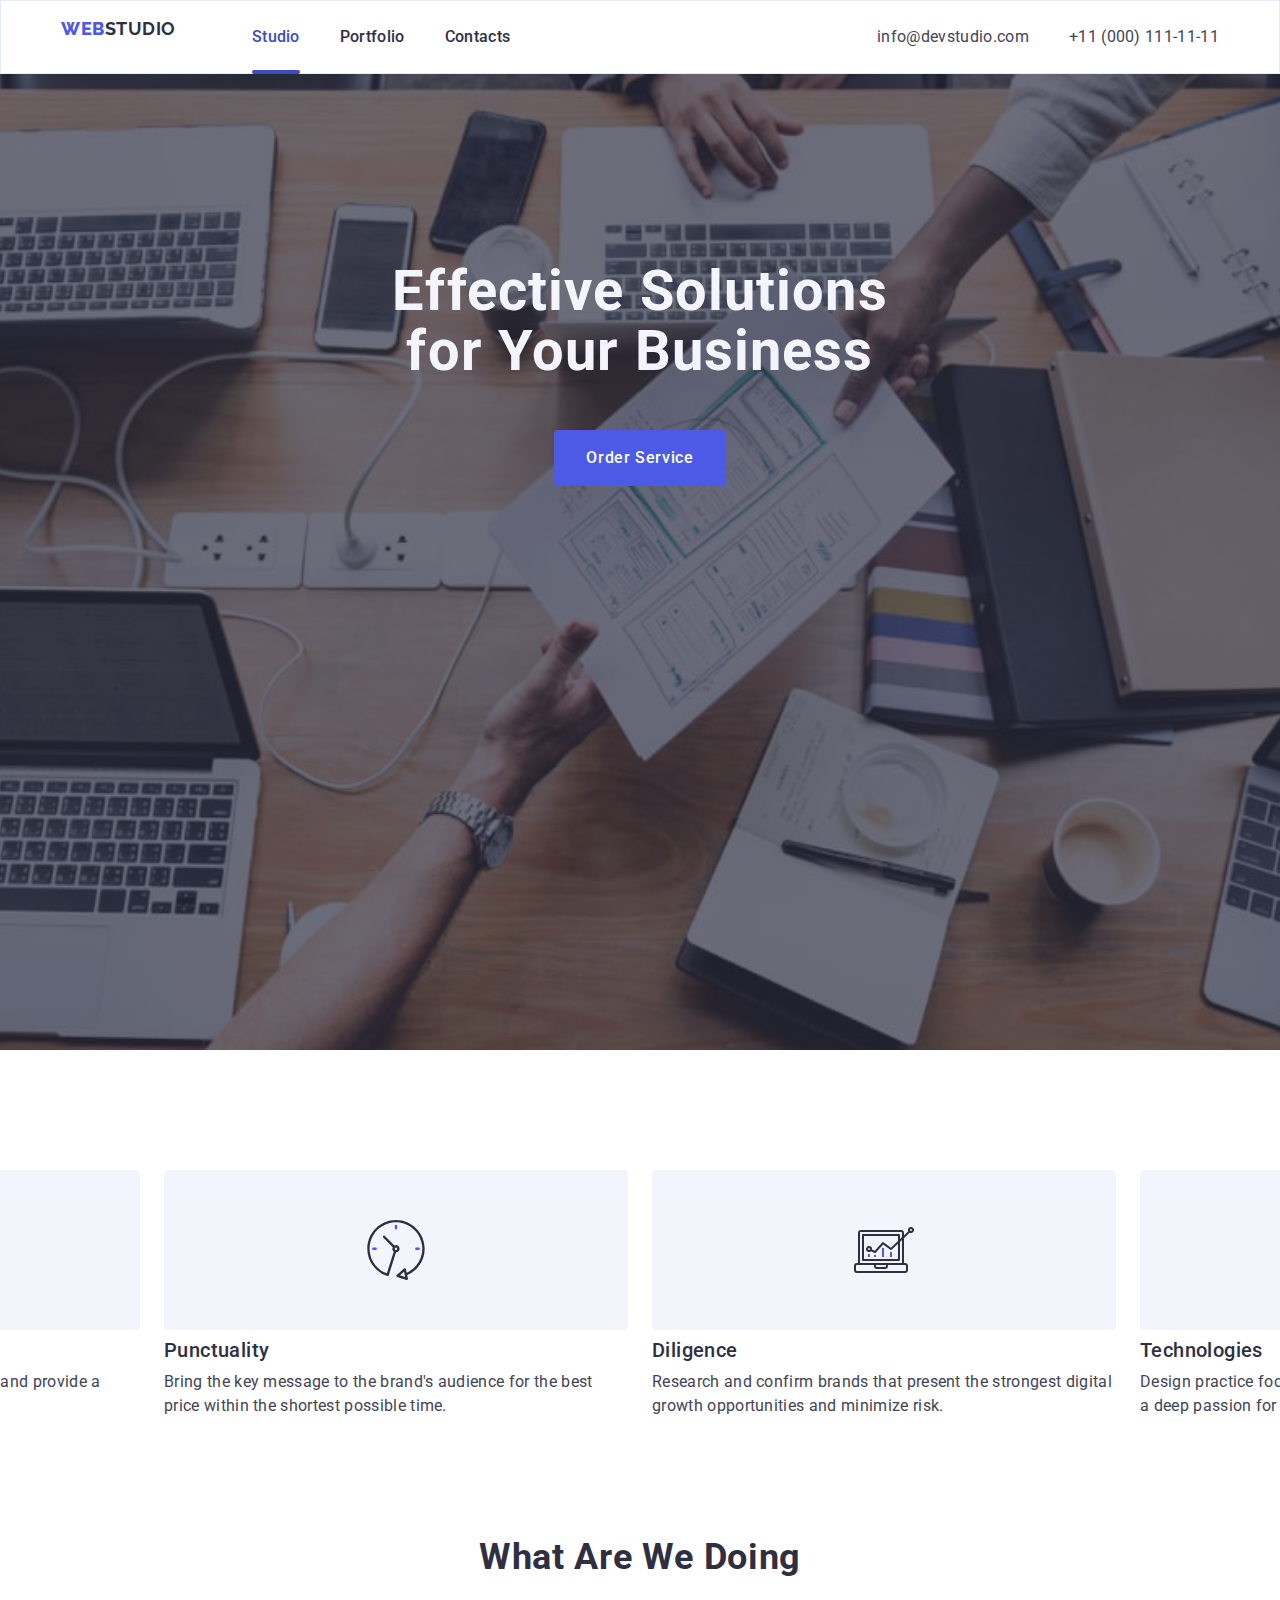
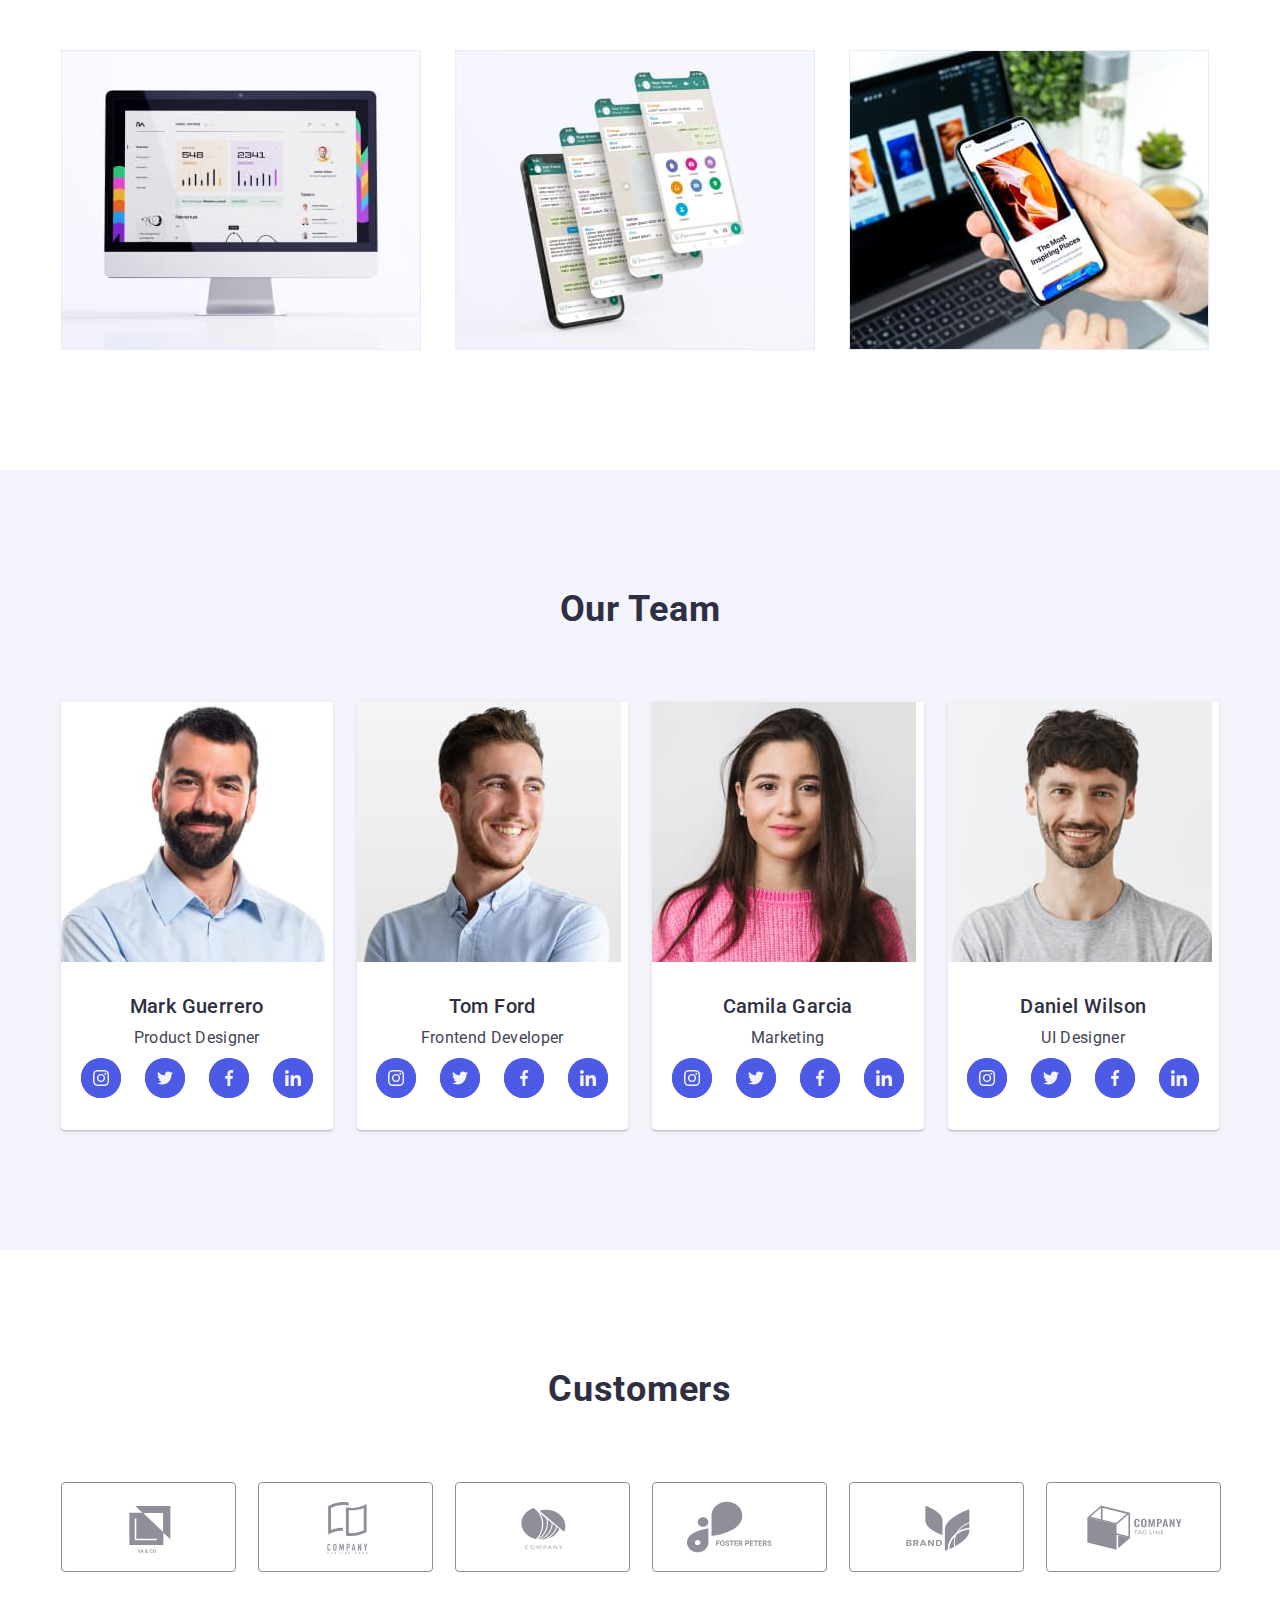
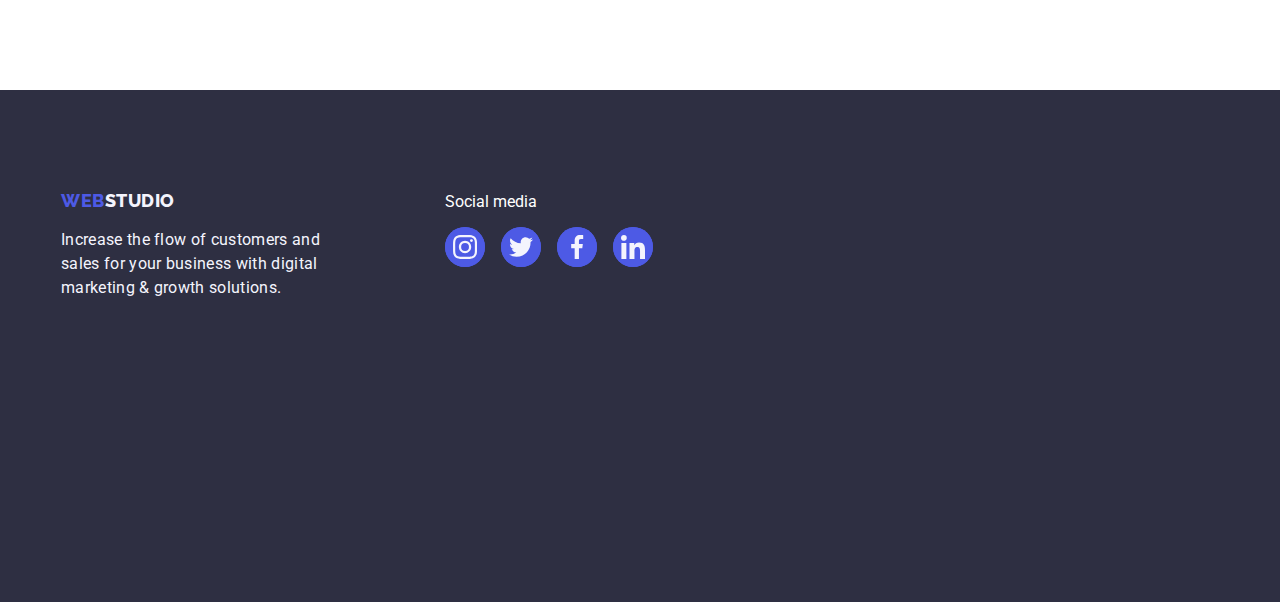
<file: index.html>
<!DOCTYPE html>
<html lang="en">

<head>
    <meta charset="UTF-8">
    <meta name="viewport" content="width=device-width, initial-scale=1.0">
    <title>Homework3</title>
    <link
        href="https://fonts.googleapis.com/css2?family=Raleway:wght@800&family=Roboto:wght@400;500;700;900&display=swap"
        rel="stylesheet">
    <link rel="stylesheet" href="https://cdnjs.cloudflare.com/ajax/libs/modern-normalize/2.0.0/modern-normalize.min.css"
        integrity="sha512-4xo8blKMVCiXpTaLzQSLSw3KFOVPWhm/TRtuPVc4WG6kUgjH6J03IBuG7JZPkcWMxJ5huwaBpOpnwYElP/m6wg=="
        crossorigin="anonymous" referrerpolicy="no-referrer">
    <link rel="stylesheet" href="./css/styles.css">
    <link rel="preconnect" href="https://fonts.googleapis.com">
    <link rel="preconnect" href="https://fonts.gstatic.com" crossorigin>
    <link
        href="https://fonts.googleapis.com/css2?family=Raleway:wght@800&family=Roboto:wght@400;500;700;900&display=swap"
        rel="stylesheet">
</head>

<body>
    <header class="border">
        <div class="container menu-header">
            <nav class="menu-header-nav menu-header-padding">
                <a class="logo link" href="./index.html">Web<span class="studio-logo" >Studio</span></a>
                <ul class="list">
                    <li class="first-menu-item"><a class="nav link underline active" href="./index.html">Studio</a></li>
                    <li><a class="nav link underline" href="./portfolio.html">Portfolio</a></li>
                    <li><a class="nav link underline" href="">Contacts</a></li>
                </ul>
            </nav>
            <address class="contacts">
                <ul class="list list-contact">
                    <li class="first-menu-item"><a class="contacts-top link" href="mailto:info@devstudio.com">info@devstudio.com</a></li>
                    <li><a class="contacts-top link" href="tel:+110001111111">+11 (000) 111-11-11</a></li>
                </ul>
            </address>
        </div>
    </header>
    <main>
        <section class="section-one section-one-padding">
            <div class="container">
                <h1 class="head-one head-one-style">Effective Solutions for Your Business</h1>
                <button class="button-two" type="button" data-modal-open>Order Service</button>
            </div>
        </section>
        <section class="selection-two-padding section-just">
            <div class="container container-centers">
                <h2 class="heading-section-one visually-hidden">Something</h2>
                <ul class="list styles-section-two">
                    <li class="list-style">
                        <div class="icon-list-top">
                            <svg class="size-icon" width="64" height="64">
                                <use href="./images/icons.svg#icon-antenna-1"></use>
                            </svg>
                            </div>
                            <h3 class="punctuality-heading">Strategy</h3>
                            <p class="paragraph-selection">Our goal is to identify the business problem and provide a perfect and creative
                                solution.</p>
                    </li>

                    <li class="list-style">
                        <div class="icon-list-top">
                        <svg class="size-icon" width="64" height="64">
                            <use href="./images/icons.svg#icon-clock-1" ></use>
                        </svg>
                        </div>
                            <h3 class="punctuality-heading">Punctuality</h3>
                            <p class="paragraph-selection">Bring the key message to the brand's audience for the best
                                price
                                within the shortest possible time.</p>
                    </li>
                    <li class="list-style">
                        <div class="icon-list-top">
                        <svg class="size-icon" width="64" height="64">
                            <use href="./images/icons.svg#icon-diagram-1" ></use>
                        </svg>
                        </div>
                            <h3 class="punctuality-heading">Diligence</h3>
                            <p class="paragraph-selection">Research and confirm brands that present the strongest
                                digital growth
                                opportunities and minimize risk.</p>
                    </li>
                    <li class="list-style">
                        <div class="icon-list-top">
                        <svg class="size-icon" width="64" height="64">
                            <use href="./images/icons.svg#icon-astronaut-1" ></use>
                        </svg>
                        </div>
                            <h3 class="punctuality-heading">Technologies</h3>
                            <p class="paragraph-selection">Design practice focused on digital experiences. We bring
                                forth a deep
                                passion for problem-solving.</p>
                    </li>
                </ul>
            </div>
        </section>
        <section class="selection-three">
            <div class="container section-just">
                <h2 class="head-twoss">What are we doing</h2>
                <ul class="list style-ul">
                    <li class="tree-section">
                        <img src="./images/image1.jpg" alt="Computer" width="360" height="300">
                    </li>
                    <li class="tree-section">
                        <img src="./images/image2.jpg" alt="Mobil Phone with App" width="360" height="300">
                    </li>
                    <li class="tree-section">
                        <img src="./images/image3.jpg" alt="Mobilephone in air 3" width="360" height="300">
                    </li>
                </ul>
            </div>
        </section>
        <section class="selection-four">
            <div class="container section-just">
                <h2 class="head-twoss">Our Team</h2>
                <ul class="list sec-for-ul-styl">
                    <li class="list-name">
                        <img src="./images/team-member1.jpg" alt="Mark Guerrero" width="264" height="260">
                        <div class="img-text">
                            <h3 class="four-class-one">Mark Guerrero</h3>
                            <p class="p-selection-four">Product Designer</p>
                            <ul class="icons-media">
                                <li class="icons-media-item">
                                    <a class="team-social-link" href="">
                                        <svg class="color" width="16" height="16">
                                            <use href="./images/icons.svg#icon-instagram-2"  />
                                        </svg>
                                    </a>
                                </li>
                                <li class="icons-media-item">
                                    <a class="team-social-link" href="">
                                        <svg class="color" width="16" height="16" >
                                            <use href="./images/icons.svg#icon-twitter-1"  />
                                        </svg>
                                    </a>
                                </li>
                                <li class="icons-media-item">
                                    <a class="team-social-link" href="">
                                        <svg class="color" width="16" height="16" >
                                            <use href="./images/icons.svg#icon-facebook-1"  />
                                        </svg>
                                    </a>
                                </li>
                                <li class="icons-media-item">
                                    <a class="team-social-link" href="">
                                        <svg class="color" width="16" height="16" >
                                            <use href="./images/icons.svg#icon-linkedin-1"  />
                                        </svg>
                                    </a>
                                </li>
                            </ul>

                        </div>
                    </li>
                    <li class="list-name">
                        <img src="./images/team-member2.jpg" alt="Tom Ford" width="264" height="260">
                        <div class="img-text">
                            <h3 class="four-class-one">Tom Ford</h3>
                            <p class="p-selection-four">Frontend Developer</p>
                        <ul class="icons-media">
                            <li class="icons-media-item">
                                <a class="team-social-link" href="">
                                    <svg class="" width="16" height="16">
                                        <use href="./images/icons.svg#icon-instagram-2" />
                                    </svg>
                                </a>
                            </li>
                            <li class="icons-media-item">
                                <a class="team-social-link" href="">
                                    <svg class="" width="16" height="16">
                                        <use href="./images/icons.svg#icon-twitter-1" />
                                    </svg>
                                </a>
                            </li>
                            <li class="icons-media-item">
                                <a class="team-social-link" href="">
                                    <svg class="" width="16" height="16">
                                        <use href="./images/icons.svg#icon-facebook-1" />
                                    </svg>
                                </a>
                            </li>
                            <li class="icons-media-item">
                                <a class="team-social-link" href="">
                                    <svg class="color" width="16" height="16">
                                        <use href="./images/icons.svg#icon-linkedin-1" />
                                    </svg>
                                </a>
                            </li>
                        </ul>

                        </div>
                    </li>
                    <li class="list-name">
                        <img src="./images/team-member3.jpg" alt="Camila Garcia" width="264" height="260">
                        <div class="img-text">
                            <h3 class="four-class-one">Camila Garcia</h3>
                            <p class="p-selection-four">Marketing</p>
                        <ul class="icons-media">
                            <li class="icons-media-item">
                                <a class="team-social-link" href="">
                                    <svg class="" width="16" height="16">
                                        <use href="./images/icons.svg#icon-instagram-2" />
                                    </svg>
                                </a>
                            </li>
                            <li class="icons-media-item">
                                <a class="team-social-link" href="">
                                    <svg class="" width="16" height="16">
                                        <use href="./images/icons.svg#icon-twitter-1" />
                                    </svg>
                                </a>
                            </li>
                            <li class="icons-media-item">
                                <a class="team-social-link" href="">
                                    <svg class="" width="16" height="16">
                                        <use href="./images/icons.svg#icon-facebook-1" />
                                    </svg>
                                </a>
                            </li>
                            <li class="icons-media-item">
                                <a class="team-social-link" href="">
                                    <svg class="color" width="16" height="16">
                                        <use href="./images/icons.svg#icon-linkedin-1" />
                                    </svg>
                                </a>
                            </li>
                        </ul>
                        </div>
                    </li>
                    <li class="list-name">
                        <img src="./images/team-member4.jpg" alt="Daniel Wilson" width="264" height="260">
                        <div class="img-text">
                            <h3 class="four-class-one">Daniel Wilson</h3>
                            <p class="p-selection-four">UI Designer</p>
                        <ul class="icons-media">
                            <li class="icons-media-item">
                                <a class="team-social-link" href="">
                                    <svg class="" width="16" height="16">
                                        <use href="./images/icons.svg#icon-instagram-2" />
                                    </svg>
                                </a>
                            </li>
                            <li class="icons-media-item">
                                <a class="team-social-link" href="">
                                    <svg class="" width="16" height="16">
                                        <use href="./images/icons.svg#icon-twitter-1" />
                                    </svg>
                                </a>
                            </li>
                            <li class="icons-media-item">
                                <a class="team-social-link" href="">
                                    <svg class="" width="16" height="16">
                                        <use href="./images/icons.svg#icon-facebook-1" />
                                    </svg>
                                </a>
                            </li>
                            <li class="icons-media-item">
                                <a class="team-social-link" href="">
                                    <svg class="color" width="16" height="16">
                                        <use href="./images/icons.svg#icon-linkedin-1" />
                                    </svg>
                                </a>
                            </li>
                        </ul>

                        </div>
                    </li>
                </ul>
            </div>
        </section>
        <section class="section-five section-just">
            <div class="container-five container">
            <h2 class="title-five">Customers</h2>
            <ul class="list list-two-sec-five">
                <li class="five-list">
                    <a class="custom-logo" href="">
                    <svg class="svg-click" width="104" height="56">
                        <use href="./images/icons.svg#icon-Logo-1" ></use>
                    </svg>
                    </a>
                </li>
                <li class="five-list">
                    <a class="custom-logo" href="">
                        <svg class="svg-click" width="104" height="56">
                            <use href="./images/icons.svg#icon-Logo-2"></use>
                        </svg>
                    </a>
                </li>
                <li class="five-list">
                    <a class="custom-logo" href="">
                        <svg class="svg-click" width="104" height="56">
                            <use href="./images/icons.svg#icon-Logo-3"></use>
                        </svg>
                    </a>
                </li>
                <li class="five-list">
                    <a class="custom-logo" href="">
                        <svg class="svg-click" width="104" height="56">
                            <use href="./images/icons.svg#icon-Logo-4"></use>
                        </svg>
                    </a>
                </li>
                <li class="five-list">
                    <a class="custom-logo" href="">
                        <svg class="svg-click" width="104" height="56">
                            <use href="./images/icons.svg#icon-Logo-5"></use>
                        </svg>
                    </a>
                </li>
                <li class="five-list">
                    <a class="custom-logo" href="">
                        <svg class="svg-click" width="104" height="56">
                            <use href="./images/icons.svg#icon-Logo-6"></use>
                        </svg>
                    </a>
                </li>
            </ul>
            </div>
        </section>
    </main>
    <footer class="footer logo-footer">
        <div class="container-footer container">
            <div class="div-margin"><a class="logo link">Web<span class="studio-two">Studio</span></a>
                <p class="paragraph-footer">Increase the flow of customers and sales for your business with digital marketing & growth solutions.
                </p>
            </div>
            <div class="div-icones">
                <p class="footer-social">Social media</p>
                <ul class="icons-media-footer">
                    <li class="icons-media-item">
                        <a class="footer-svg link" href="">
                            <svg class="foterros" width="24" height="24">
                                <use class="social" href="./images/icons.svg#icon-instagram-2" />
                            </svg>
                        </a>
                    </li>
                    <li class="icons-media-item">
                        <a class="footer-svg link" href="">
                            <svg class="foterros" width="24" height="24">
                                <use class="social" href="./images/icons.svg#icon-twitter-1" />
                            </svg>
                        </a>
                    </li>
                    <li class="icons-media-item">
                        <a class="footer-svg link" href="">
                            <svg class="foterros" width="24" height="24">
                                <use class="social" href="./images/icons.svg#icon-facebook-1" />
                            </svg>
                        </a>
                    </li>
                    <li class="icons-media-item">
                        <a class="footer-svg link" href="">
                            <svg class="foterros" width="24" height="24">
                                <use class="social" href="./images/icons.svg#icon-linkedin-1" />
                            </svg>
                        </a>
                    </li>
                </ul>
            </div>
        </div>
    </footer>
    <div class="backdrop is-hidden" data-modal>
        <div class="modal">
            <button type="button" class="close-button" data-modal-close>
            <svg class="close-icon" width="8" height="8">
                <use href="./images/icons.svg#icon-close"></use>
            </svg>
            </button>
        </div>
    </div>
    
    <script src="./js/modal.js"></script>
</body>

</html>
</file>
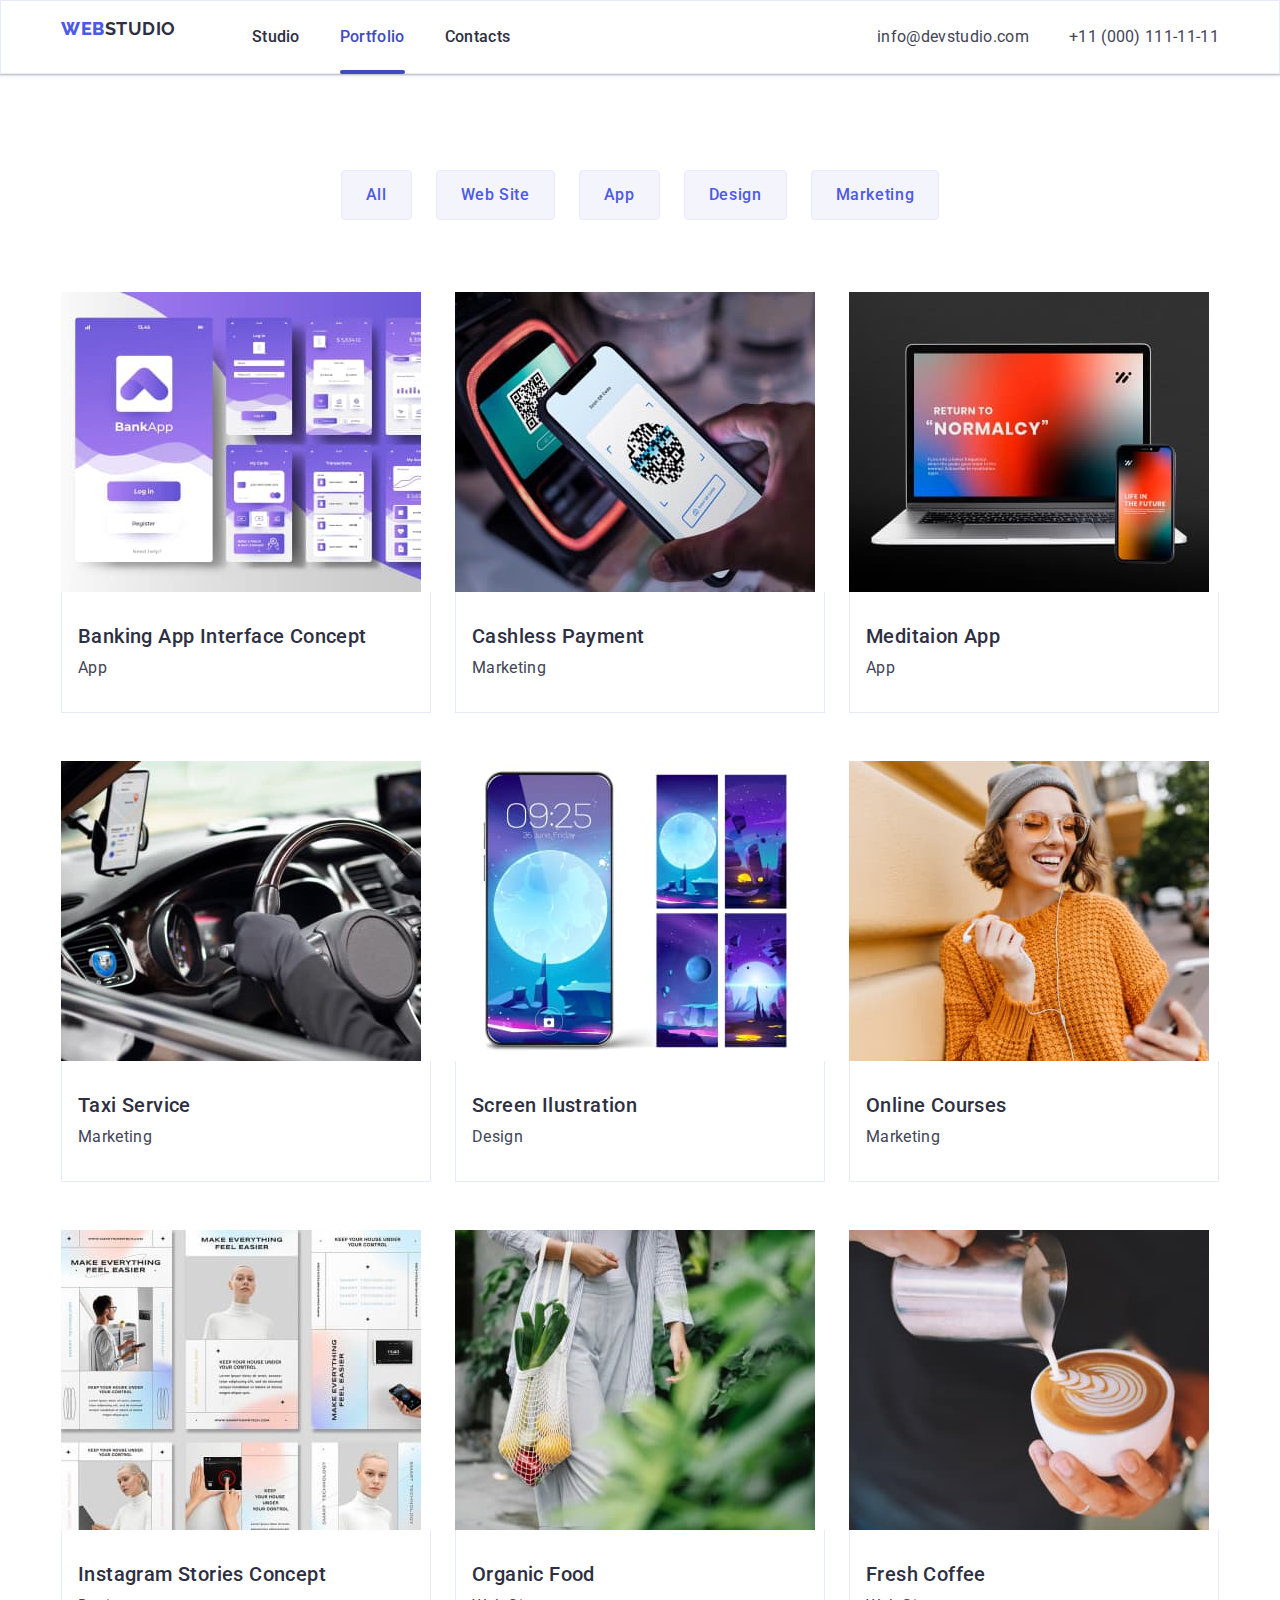
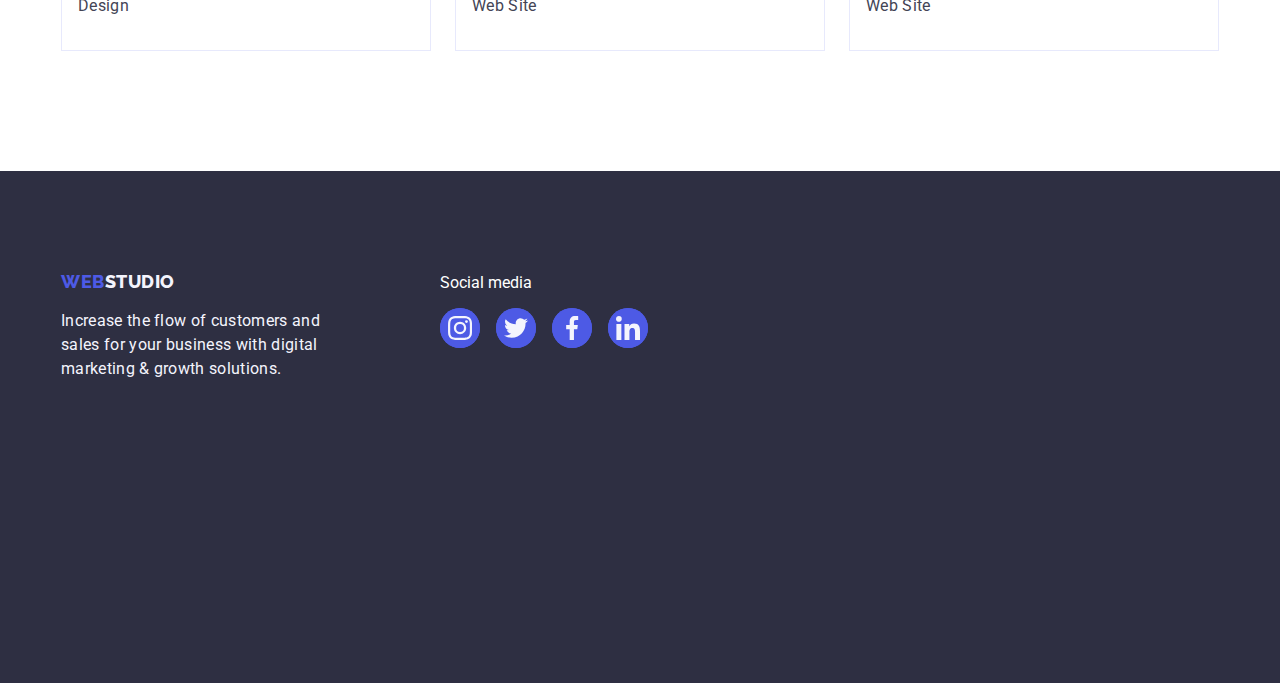
<file: portfolio.html>
<!DOCTYPE html>
<html lang="en">

<head>
    <meta charset="UTF-8">
    <meta name="viewport" content="width=device-width, initial-scale=1.0">
    <title>Homework3</title>
    <link
        href="https://fonts.googleapis.com/css2?family=Raleway:wght@800&family=Roboto:wght@400;500;700;900&display=swap"
        rel="stylesheet">
    <link rel="stylesheet" href="https://cdnjs.cloudflare.com/ajax/libs/modern-normalize/2.0.0/modern-normalize.min.css"
        integrity="sha512-4xo8blKMVCiXpTaLzQSLSw3KFOVPWhm/TRtuPVc4WG6kUgjH6J03IBuG7JZPkcWMxJ5huwaBpOpnwYElP/m6wg=="
        crossorigin="anonymous" referrerpolicy="no-referrer">
    <link rel="stylesheet" href="./css/styles.css">
    <link rel="preconnect" href="https://fonts.googleapis.com">
    <link rel="preconnect" href="https://fonts.gstatic.com" crossorigin>
    <link
        href="https://fonts.googleapis.com/css2?family=Raleway:wght@800&family=Roboto:wght@400;500;700;900&display=swap"
        rel="stylesheet">
</head>

<body>
    <header class="border">
        <div class="container menu-header">
            <nav class="menu-header-nav menu-header-padding">
                <a class="logo link" href="./index.html">Web<span class="studio-logo">Studio</span></a>
                <ul class="list">
                    <li class="first-menu-item"><a class="nav link underline" href="./index.html">Studio</a></li>
                    <li><a class="nav link underline active" href="./portfolio.html">Portfolio</a></li>
                    <li><a class="nav link underline" href="">Contacts</a></li>
                </ul>
            </nav>
            <address class="contacts">
                <ul class="list list-contact">
                    <li class="first-menu-item"><a class="contacts-top link" href="mailto:info@devstudio.com">info@devstudio.com</a></li>
                    <li><a class="contacts-top link" href="tel:+110001111111">+11 (000) 111-11-11</a></li>
                </ul>
            </address>

        </div>
    </header>
    <main>
        <section class="section-portf">
            <div class="container">
                <h1 class="visually-hidden">Lorem</h1>
                <ul class="list button-style">
                    <li><button class="button-one" type="button">All</button></li>
                    <li><button class="button-one" type="button">Web Site</button></li>
                    <li><button class="button-one" type="button">App</button></li>
                    <li><button class="button-one" type="button">Design</button></li>
                    <li><button class="button-one" type="button">Marketing</button></li>
                </ul>
                <ul class="list portfolio-styles-img">
                    <li class="imagese">
                        <a class="link link-portfolio" href="">
                                <div class="family">
                                    <img src="./images/imagesa1.jpg" alt="App" width="360" height="300">
                                    <p class="white">
                                        14 Stylish and User-Friendly App Design Concepts · Task Manager App · Calorie Tracker App · Exotic
                                        Fruit Ecommerce App · Cloud Storage App
                                    </p>
                                </div>
                            <div class="text-under-image">
                                <h2 class="heading-portfolio-one">Banking App Interface Concept</h2>
                                <p class="paragraph-portfolio">App</p>
                            </div>
                        </a>
                    </li>

                    <li class="imagese">
                            <a class="link link-portfolio" href="">
                                <div class="family">
                                    <img src="./images/imagesa2.jpg" alt="App" width="360" height="300">
                                    <p class="white">14 Stylish and User-Friendly App Design Concepts · Task Manager App · Calorie
                                        Tracker App · Exotic Fruit Ecommerce App · Cloud Storage App</p>
                                </div>
                                <div class="text-under-image">
                                    <h2 class="heading-portfolio-one">Cashless Payment</h2>
                                    <p class="paragraph-portfolio">Marketing</p>
                                </div>
                            </a>
                    </li>

                    <li class="imagese">
                        <a class="link link-portfolio" href="">
                            <div class="family">
                                <img src="./images/imagesa3.jpg" alt="App" width="360" height="300">
                                <p class="white">
                                    14 Stylish and User-Friendly App Design Concepts · Task Manager App · Calorie Tracker App · Exotic
                                    Fruit Ecommerce App · Cloud Storage App
                                </p>
                            </div>
                            <div class="text-under-image">
                                <h2 class="heading-portfolio-one">Meditaion App</h2>
                                <p class="paragraph-portfolio">App</p>
                            </div>
                        </a>
                    </li>
                    <li class="imagese">
                            <a class="link link-portfolio" href="">
                                <div class="family">
                                    <img src="./images/imagesb1.jpg" alt="App" width="360" height="300">
                                    <p class="white">14 Stylish and User-Friendly App Design Concepts · Task Manager App · Calorie
                                        Tracker App · Exotic Fruit Ecommerce App · Cloud Storage App</p>
                                </div>
                                <div class="text-under-image">
                                    <h2 class="heading-portfolio-one">Taxi Service</h2>
                                    <p class="paragraph-portfolio">Marketing</p>
                                </div>
                            </a>
                    </li>
                    <li class="imagese">
                            <a class="link link-portfolio" href="">
                                <div class="family">
                                    <img src="./images/imagesb2.jpg" alt="App" width="360" height="300">
                                    <p class="white">14 Stylish and User-Friendly App Design Concepts · Task Manager App · Calorie
                                        Tracker App · Exotic Fruit Ecommerce App · Cloud Storage App</p>
                                </div>
                                <div class="text-under-image">
                                    <h2 class="heading-portfolio-one">Screen Ilustration</h2>
                                    <p class="paragraph-portfolio">Design</p>
                                </div>
                            </a>
                    </li>
                    <li class="imagese">
                        <a class="link link-portfolio" href="">
                            <div class="family">
                                <img src="./images/imagesb3.jpg" alt="App" width="360" height="300">
                                <p class="white">14 Stylish and User-Friendly App Design Concepts · Task Manager App · Calorie
                                    Tracker App · Exotic Fruit Ecommerce App · Cloud Storage App</p>
                            </div>
                            <div class="text-under-image">
                                <h2 class="heading-portfolio-one">Online Courses</h2>
                                <p class="paragraph-portfolio">Marketing</p>
                            </div>
                        </a>
                    </li>
                    <li class="imagese">
                            <a class="link link-portfolio" href="">
                                <div class="family">
                                    <img src="./images/imagesc1.jpg" alt="App" width="360" height="300">
                                    <p class="white">14 Stylish and User-Friendly App Design Concepts · Task Manager App · Calorie
                                        Tracker App · Exotic Fruit Ecommerce App · Cloud Storage App</p>
                                </div>
                                <div class="text-under-image">
                                    <h2 class="heading-portfolio-one">Instagram Stories Concept</h2>
                                    <p class="paragraph-portfolio">Design</p>
                                </div>
                            </a>
                    </li>
                    <li class="imagese">
                            <a class="link link-portfolio" href="">
                                <div class="family">
                                    <img src="./images/imagesc2.jpg" alt="App" width="360" height="300">
                                    <p class="white">14 Stylish and User-Friendly App Design Concepts · Task Manager App · Calorie
                                        Tracker App · Exotic Fruit Ecommerce App · Cloud Storage App</p>
                                </div>
                                <div class="text-under-image">
                                    <h2 class="heading-portfolio-one">Organic Food</h2>
                                    <p class="paragraph-portfolio">Web Site</p>
                                </div>
                            </a>
                    </li>
                    <li class="imagese">
                            <a class="link link-portfolio" href="">
                                <div class="family">
                                    <img src="./images/imagesc3.jpg" alt="App" width="360" height="300">
                                    <p class="white">14 Stylish and User-Friendly App Design Concepts · Task Manager App · Calorie
                                        Tracker App · Exotic Fruit Ecommerce App · Cloud Storage App</p>
                                </div>
                                <div class="text-under-image">
                                    <h2 class="heading-portfolio-one">Fresh Coffee</h2>
                                    <p class="paragraph-portfolio">Web Site</p>
                                </div>
                            </a>
                    </li>
                </ul>
            </div>
        </section>
    </main>
    <footer class="footer logo-footer">
        <div class="container-footer container">
            <div class="div-margin"><a class="logo link">Web<span class="studio-two">Studio</span></a>
                <p class="paragraph-footer">Increase the flow of customers and <br> sales for your business with digital
                    <br>
                    marketing &
                    growth solutions.
                </p>
            </div>
            <div class="div-icones">
                <p class="footer-social">Social media</p>
                <ul class="icons-media-footer">
                    <li class="icons-media-item">
                        <a class="footer-svg link" href="">
                            <svg class="foterros"  width="24" height="24">
                                <use class="social" href="./images/icons.svg#icon-instagram-2" />
                            </svg>
                        </a>
                    </li>
                    <li class="icons-media-item">
                        <a class="footer-svg link" href="">
                            <svg class="foterros"  width="24" height="24">
                                <use class="social" href="./images/icons.svg#icon-twitter-1" />
                            </svg>
                        </a>
                    </li>
                    <li class="icons-media-item">
                        <a class="footer-svg link" href="">
                            <svg class="foterros"  width="24" height="24">
                                <use class="social" href="./images/icons.svg#icon-facebook-1" />
                            </svg>
                        </a>
                    </li>
                    <li class="icons-media-item">
                        <a class="footer-svg link" href="">
                            <svg class="foterros"  width="24" height="24">
                                <use class="social" href="./images/icons.svg#icon-linkedin-1" />
                            </svg>
                        </a>
                    </li>
                </ul>
            </div>
        </div>
    </footer>
</body>

</html>
</file>
<file: css/styles.css>
body {
    background-color: #FFFFFF;
    color: #434455;
    color: var(--brand-color);
    font-style: normal;
    font-family: 'Roboto', sans-serif;
    margin: 0;
    padding: 0;
}

header {
    display: flex;
    justify-content: space-between;
    align-items: center;
}

.header {
    border-bottom: 1px solid var(--cornflower-color);
    margin: 0 auto;
    /*padding-left: 15px;
padding-right: 15px;*/
}

.menu-header-nav {
    display: flex;
    align-items: center;
    transition: all 250ms cubic-bezier(0.4, 0, 0.2, 1);
}

/*.menu-header-padding {
   padding-top: 24px;
   padding-bottom: 24px;
}*/
.link {
    text-decoration: none;
    transition: color 250ms cubic-bezier(0.4, 0, 0.2, 1);
}

.link:focus {
    color: var(--marka-color);
}

:root {
    --brand-color: #434455;
    --color-text: #2e2f42;
    --marka-color: #404BBF;
    --button-one: #4d5ae5;
    --cornflower-color: #E7E9FC;
    --iris-color: #4D5AE5;
    --cloud-color: #F4F4FD;
    --white-background: #FFFFFF;
    --modal-background: #FCFCFC;
    --transition-variable: cubic-bezier(0.4, 0, 0.2, 1);
}

.logo {
    font-family: Raleway, sans-serif;
    font-weight: 800;
    font-size: 18px;
    line-height: 1.17;
    letter-spacing: 0.03em;
    text-transform: uppercase;
    color: #4d5ae5;
    font-style: normal;
    margin-right: 76px;
    display: inline-block;
    margin-bottom: 17px;
}
.first-menu-item  {
    transition: color 250ms cubic-bezier(0.4, 0, 0.2, 1);
}

.logo-footer {
    
}
.menu-header-nav .link {
    transition: color 250ms cubic-bezier(0.4, 0, 0.2, 1);
}
.contacts .link {
    transition: color 250ms cubic-bezier(0.4, 0, 0.2, 1);
}

.studio-logo {
    color: #2E2F42;
    font-weight: bold;
}

s.list {
    list-style: none;
    display: flex;
    gap: 40px;
    flex-basis: calc((100% - 3 * 24px) / 4);
    padding: 24px 0 24px;
    margin-bottom: 8px
}

.list-two-sec-five {
    display: flex;
    gap: 24px;
    justify-content: center;
    transition: border-color 250ms cubic-bezier(0.4, 0, 0.2, 1),
              color 250ms cubic-bezier(0.4, 0, 0.2, 1);
}


.nav {
    font-weight: 500;
    line-height: 1.5;
    letter-spacing: 0.02em;
    color: #2e2f42;
    text-decoration: none;
    display: flex;
    justify-content: flex-start;
    align-items: center;
    padding: 24px 0 ;
    transition: color 250ms cubic-bezier(0.4, 0, 0.2, 1);
}
.nav:hover{
    color:#404BBF ;
}

.contacts {
    font-family: Roboto , sans-serif;
    font-style: normal;
    line-height: 1.5;
    letter-spacing: 0.02em;
    color: #2E2F42;
    text-decoration: none;
    margin-left: auto;
    transition: color 250ms cubic-bezier(0.4, 0, 0.2, 1);
}

button {
    cursor: pointer;
    border: none;
    border-radius: 4px;
    padding: 16px 32px;
}

.button-one {
    background-color: #F4F4FD;
    color: var(--button-one);
    text-align: center;
    cursor: pointer;
    font-family: "Roboto", sans-serif;
    font-weight: 500;
    font-size: 16px;
    line-height: 1.5;
    letter-spacing: 0.04em;
    justify-content: center;
    border-radius: 4px;
    padding: 12px 24px;
    border: 1px solid var(--cornflower-color);
    transition: color 250ms var(--transition-variable),
            background-color 250ms var(--transition-variable),
            border-color 250ms var(--transition-variable),
            box-shadow 250ms var(--transition-variable);
}

.button-one:focus,
.button-one:hover {
    background-color: var(--marka-color);
    color: #FFFFFF;
    cursor: pointer;
    border: 1px solid transparent;
    box-shadow: 0px 3px 1px rgba(0, 0, 0, 0.1), 0px 2px 1px rgba(0, 0, 0, 0.08), 0px 2px 2px rgba(0, 0, 0, 0.12);
}

.button-one:active {
    background-color: var(--marka-color);
    color: #FFFFFF;
    box-shadow: 0px 3px 1px rgba(0, 0, 0, 0.1), 0px 2px 1px rgba(0, 0, 0, 0.08), 0px 2px 2px rgba(0, 0, 0, 0.12);
}



.heading-portfolio-one {
    font-weight: 500;
    font-size: 20px;
    line-height: 1.2;
    letter-spacing: 0.02em;
    color: #2e2f42;
    text-decoration: none;
    text-align: left;
    margin-bottom: 8px;
}

.paragraph-portfolio {
    line-height: 1.5;
    letter-spacing: 0.02em;
    color: #434455;
    text-align: left;
}

footer {
    background-color: #2E2F42;
    padding: 100px 0 100px;
    height: 312px ;
}

.paragraph-footer {
    color: #F4F4FD;
    line-height: 24px;
    letter-spacing: 0.32px;
    justify-content: center;
    max-width: 264px;
    height: 72px;
}

.studio-two {
    color: #F4F4FD;
}

.contacts-top {
    color: #434455;
    line-height: 1.5;
    letter-spacing: 0.02em;
    transition: all 250ms cubic-bezier(0.4, 0, 0.2, 1);
}

.contacts-top:hover,
.contacts-top:active {
    color: var(--marka-color);
    transition: color 250ms cubic-bezier(0.4, 0, 0.2, 1);
}

.section-one {
    background-color: #2E2F42;
    color: var(--white);
    padding: 188px 0;
    background-image: linear-gradient(rgba(46, 47, 66, 0.7), rgba(46, 47, 66, 0.7)), url(../images/people-office1.jpg);
    background-repeat: no-repeat;
    background-position: center;
    background-size: cover;
    height: 600px;
    max-width: 1440px;
    justify-content: center;
    align-items: center;
    margin: auto;
}

.head-one {
    font-family: Roboto, sans-serif;
    font-size: 56px;
    font-style: normal;
    font-weight: 700;
    line-height: 1.07;
    letter-spacing: 0.02em;
    text-align: center;
    color: #F4F4FD;
    display: block;
    max-width: 496px;
    margin: 0 auto 48px auto;
}

.button-two {
    color: var(--White,
        #FFFFFF);
        background-color: var(--button-one);
        font-size: 16px;
        font-family: "Roboto", sans-serif;
        font-weight: 500;
        line-height: 1.5;
        letter-spacing: 0.64px;
        word-wrap: break-word;
        border: none;
        border-radius: 4px;
        padding: 16px 32px;
        gap: 10px;
        margin-top: 48px;
        min-width: 169px;
        cursor: pointer;
        display: block;
        margin: 0 auto;
        transition: background-color 250ms cubic-bezier(0.4, 0, 0.2, 1);
}


.button-two:focus {
    background-color: #404bbf;
    cursor: pointer;
    box-shadow: 0px 4px 4px rgba(0, 0, 0, 0.15);
    border-style: none;
}

.button-two:hover {
    background-color: #404bbf;
    cursor: pointer;
    box-shadow: 0px 4px 4px rgba(0, 0, 0, 0.15);
    border-style: none;
            
}

.heading-section-one {
    font-weight: 500;
    font-size: 20px;
    line-height: 1.2;
    letter-spacing: 0.02em;
}

.paragraph-selection {
    line-height: 1.5;
    letter-spacing: 0.02em;
    color: var(--brand-color);
}

.head-twoss {
    color: var(--color-text);
    font-family: Roboto;
    font-size: 36px;
    font-style: normal;
    font-weight: 700;
    line-height: 40px;
    letter-spacing: 0.72px;
    line-height: 1.11;
    text-align: center;
    text-transform: capitalize;
    margin-bottom: 72px;
}

.list-name {
    background-color: #FFFFFF;
    border-radius: 0px 0px 4px 4px;
    box-shadow: 0px 2px 1px 0px rgba(46, 47, 66, 0.08), 0px 1px 1px 0px rgba(46, 47, 66, 0.16), 0px 1px 6px 0px rgba(46, 47, 66, 0.08);
    width: calc((100% - 72px)/4);
    gap: 24px;
}

.list-name>svg {
    display: block;
    width: 100%;
    height: 100%;
}

.selection-four {
    color: #2e2f42;
    background-color: #F4F4FD;
    padding: 120px 0;
}

.p-selection-four {
    font-size: 16px;
    letter-spacing: 0.02em;
    line-height: 1.5;
    color: #434455;
}

main a {
    text-decoration: none;
}

ul.list li button {
    text-decoration: none;
}

ul {
    list-style: none;
    padding: 0;
    margin: 0;
    display: flex;
    gap: 40px;
}

ul ol {
    list-style: none;
    margin: 0;
    padding-left: 0;
}

.four-class-one {
    color: #2E2F42;
    font-family: Roboto;
    font-size: 20px;
    font-style: normal;
    font-weight: 500;
    line-height: 24px;
    letter-spacing: 0.4px;
    text-align: center;
    /*margin-top: 32px;*/
    margin-bottom: 8px;
}


.logo-up {
    margin-left: 156px;
    margin-top: 25.5px;
}

.container {
    max-width: 1158px;
    margin: 0 auto;
    padding: 0 15px;
    align-items: center;


}

.column {
    display: flex;
    flex-direction: column;
    margin-left: 76px;
}

.selection-three {
    padding-bottom: 120px;
    /*  padding-top: 0;*/
}

.buttones {
    display: flex;
    padding: 12px 24px;
    justify-content: center;
    align-items: center;
    gap: 24px;
    border: 1px solid #e7e9fc;
}

.visually-hidden {
    position: absolute;
    width: 1px;
    height: 1px;
    margin: -1px;
    border: 0;
    padding: 0;
    white-space: nowrap;
    clip-path: inset(100%);
    clip: rect(0 0 0 0);
    overflow: hidden;
}

.text-team {
    width: 264px;
}

.border {
    border: 1px solid #e7e9fc;
    border-bottom: 1px solid #e7e9fc;
    display: flex;
    box-shadow: 0px 2px 1px rgba(46, 47, 66, 0.08),
        0px 1px 1px rgba(46, 47, 66, 0.16),
        0px 1px 6px rgba(46, 47, 66, 0.08);
}

.menu-header {
    display: flex;
    justify-content: space-between;
    width: 1158px;
    margin: 0 auto;
}

.list-contact {
    display: flex;
    align-items: center;
    gap: 40px;
    margin-left: 332px;
    white-space: nowrap;
    padding: 24px 0;
    transition: all 250ms cubic-bezier(0.4, 0, 0.2, 1);
}

.section-portfolio {
    padding-top: 96px;
    padding-bottom: 120px;
}

.button-style {
    display: flex;
    justify-content: center;
    gap: 24px;
    margin-bottom: 72px;
    border-radius: 4px;
}

.portfolio-styles-img {
    display: flex;
    flex-wrap: wrap;
    column-gap: 24px;
    row-gap: 48px;

}

img {
    display: block;
    max-width: 100%;
    height: auto;
}

.text-under-image {
    border: 1px solid var(--cornflower-color);
    border-top: none;
    padding: 32px 16px;
}

.section-one-padding {
    justify-content: center;
    padding-top: 188px;
    padding-bottom: 188px;
}

.head-one-style {}

.selection-two-padding {
    padding: 120px;
}

.styles-section-two {
    display: flex;
    gap: 24px;
    /* width: calc((100%-72px)/4);*/
}

.list-style {
    gap: 24px;
    width: calc((100% - 72px) / 4);
}

.style-ul {
    gap: 24px;
    display: flex;
}

.tree-section {
    width: calc((100% - 48px) / 3);
}

.sec-for-ul-styl {
    display: flex;
    gap: 24px;
    flex-basis: calc((100% - 3 * 24px) / 4) ;
    transition: background-color 250ms cubic-bezier(0.4, 0, 0.2, 1) ;
}

.img-text {
    padding: 32px 0;
    text-align: center;
}

.style-ul li:first-child {
    width: calc((100% - 48px) / 3);
}

.section-portf {
    padding-top: 96px;
    padding-bottom: 120px;
}

.imagese {
width: calc((100% - 48px) / 3) ;
}

.images{
    display: block;
        max-width: 100%;
        height: auto;
}

.text-gap {
    display: flex;
    gap: 40px;
    white-space: nowrap;
}

h1,
h2,
h3,
h4,
h5,
h6,
p {
    margin: 0;
}

.punctuality-heading {
    font-weight: 500;
    font-size: 20px;
    letter-spacing: 0.02em;
    line-height: 1.2;
    color: #2e2f42;
    justify-content: flex-start;
    margin-bottom: 8px;
}

.svg-small-icon {
    width: 16px;
    height: 16px;
    display: block;
}

.centered-svg {
    display: block;

}

.team-social-link {
    display: flex;
    align-items: center;
    justify-content: center;
    width: 40px;
    height: 40px;
    fill: var(--cloud-color);
    border-radius: 50%;
    background-color: var(--iris-color);
    transition: background-color 250ms cubic-bezier(0.4, 0, 0.2, 1);
}

.team-social-link:hover,
.team-social-link:focus {
    background-color: #404BBF;
}

.icons-media-item {
    display: flex;
    justify-content: center;
    align-items: center;
    width: 40px;
    height: 40px;
    background-color: #4D5AE5;
    border-radius: 100%;
    transition: 250ms cubic-bezier(0.4, 0, 0.2, 1);
}

.icons-media {
    margin-top: 8px;
    gap: 24px;
    justify-content: center;
}

.icons-media-footer {
    display: flex;
    align-items: flex-start;
    gap: 16px;
    justify-content: center;
}

.foterros {
    display: inline-block;
    width: 24px;
    height: 24px;
    stroke-width: 0;
    stroke: currentColor;
    fill: #f4f4fd;
}

.footer-svg:hover,
.footer-svg:focus {
    background-color: #31d0aa;
    transition: background-color 250ms cubic-bezier(0.4, 0, 0.2, 1);
}

.footer-svg {
    display: flex;
    justify-content: center;
    align-items: center;
    width: 40px;
    height: 40px;
    background-color: #4D5AE5;
    border-radius: 50%;
    transition: background-color 250ms cubic-bezier(0.4, 0, 0.2, 1);
}

.icon-list-top {
    width: 264px;
    height: 112px;
    flex-shrink: 0;
    justify-content: center;
    border-radius: 4px;
    background: var(--rectangle, #F4F4FD);
    padding: 24px 100px 24px 100px;
    margin-bottom: 8px;
    display: flex;
    align-items: center;
}

.title-five {
    margin-bottom: 72px;
    color: #2e2f42;
    font-size: 36px;
    font-weight: 700;
    line-height: 1.11;
    text-align: center;
    letter-spacing: 0.02em;
    text-transform: capitalize;
}

.five-list {
    width: calc((100% - 120px) / 6);
    height: 88px;
    transition: border-color 250ms cubic-bezier(0.4, 0, 0.2, 1),
        color 250ms cubic-bezier(0.4, 0, 0.2, 1);
}

.custom-logo {
    border: 1px solid currentColor;
    border-radius: 4px;
    display: flex;
    align-items: center;
    color: #8e8f99;
    justify-content: center;
    width: 100%;
    height: 100%;
    transition: border-color 250ms cubic-bezier(0.4, 0, 0.2, 1),
            color 250ms cubic-bezier(0.4, 0, 0.2, 1);
}

.custom-logo:hover,
.custom-logo:focus {
    border-color: #404BBF;
    color: #404bbf;
}

.section-five {
    padding-top: 120px;
    padding-bottom: 120px;
}

.footer-social {
    position: relative;
    overflow: hidden;
    color: #FFFFFF;
    margin-bottom: 16px;
}

.extra-cover {
    border-radius: 0px 0px 4px 4px;
    box-shadow: 0px 1px 6px rgba(46, 47, 66, 0.08), 0px 1px 1px rgba(46, 47, 66, 0.16), 0px 2px 1px rgba(46, 47, 66, 0.08);
}

.team-social-link-footer {
    width: 100%;
    display: flex;
    align-items: center;
    justify-content: center;
    height: 100%;
    background-color: #4d5ae5;
    border: none;
    border-radius: 50%;
    cursor: pointer;
}

.container-footer {
    display: flex;
    align-items: baseline;
}

.size-icon {
    width: 60px;
    height: 60px;
}

.container-centers {
    justify-content: center;
    align-content: center;
    flex-direction: row;
    display: flex;
    align-items: center;
}

.section-just {
    justify-content: center;
}

.container-five {}

.svg-click {
    width: 104px;
    height: 56px;
    stroke-width: 0;
    fill: currentColor;
    transition: border-color 250ms cubic-bezier(0.4, 0, 0.2, 1), color 250ms cubic-bezier(0.4, 0, 0.2, 1);

}

.svg-click:hover,
.svg-click:focus {
    transition: border-color 250ms cubic-bezier(0.4, 0, 0.2, 1);
    transition: color 250ms cubic-bezier(0.4, 0, 0.2, 1);
}

.div-margin {
    margin-right: 120px;
}

.div-icones {
    margin-right: 120px;
    gap: 120px;
    align-items: baseline;
    transition: background-color 250ms cubic-bezier(0.4, 0, 0.2, 1);
}

.no-none {
    list-style: none;
}

.social {
    width: 24px;
    height: 24px;
    flex-shrink: 0;
    transition: color 250ms cubic-bezier(0.4, 0, 0.2, 1);
}

.link-portfolio {
    display: block;
    transition: box-shadow 250ms cubic-bezier(0.4, 0, 0.2, 1);
    line-height: 1.5;
    letter-spacing: 0.02em;
}

.link-portfolio:hover,
.link-portfolio:focus {
transform: translateY(0%);
box-shadow: 0px 1px 6px rgba(46, 47, 66, 0.08),
        0px 1px 1px rgba(46, 47, 66, 0.16), 0px 2px 1px rgba(46, 47, 66, 0.08);
}
.underline{
    position: relative;
    transition: 250ms cubic-bezier(0.4, 0, 0.2, 1);
}
.underline:hover::after {
    width: 100%;
        transition: 250ms cubic-bezier(0.4, 0, 0.2, 1)
}
.active{
    position: relative;
    color: #404bbf;
    width: 100%;
    transition: 250ms cubic-bezier(0.4, 0, 0.2, 1)
}
.active::after {
    content: "";
    position: absolute;
    background-color: #404BBF;
    height: 4px;
    border-radius: 2px;
    width: 100%;
    left: 0;
    bottom: -1px;
}

.family{
    position: relative;
    overflow: hidden;
}


.white{
    background-color: #4d5ae5;
    color: #F4F4FD;
    height: 100%;
    padding: 40px 32px;
    position: absolute;
    top: 0;
    transform: translateY(100%);
    transition: transform 250ms cubic-bezier(0.4, 0, 0.2, 1);
}
.link-portfolio:hover .white,
.link-portfolio:focus .white {
    transform: translateY(0%);
}




.backdrop {
    position: fixed;
    inset: 0 0 auto;
    width: 100%;
    height: 100%;
    background: rgba(46, 47, 66, 0.40);
    opacity: 1;
    pointer-events: all;
    transition: opacity 250ms cubic-bezier(0.4, 0, 0.2, 1),
        visibility 250ms cubic-bezier(0.4, 0, 0.2, 1);
}
.is-hidden {
    visibility: hidden;
    pointer-events: none;
    opacity: 0;

}

.modal {
    position: absolute;
    background: #fcfcfc;
    box-shadow: 0px 1px 1px rgba(0, 0, 0, 0.14),
        0px 1px 3px rgba(0, 0, 0, 0.12),
        0px 2px 1px rgba(0, 0, 0, 0.2);
    border-radius: 4px;
    width: 408px;
    min-height: 584px;
    top: 50%;
    left: 50%;
    transform: translate(-50%, -50%);
    transition: transform 250ms cubic-bezier(0.4, 0, 0.2, 1)
}


.close-button {
    position: absolute;
    cursor: pointer;
    border-radius: 50%;
    border: 1px rgba(0, 0, 0, 0.10) solid;
    width: 24px;
    height: 24px;
    right: 24px;
    top: 24px;
    padding: 0;
    color: var(--color-text);
    background-color: var(--cornflower-color);
    display: flex;
    align-items: center;
    justify-content: center;
    transition: background-color 250ms cubic-bezier(0.4, 0, 0.2, 1),
        border 250ms cubic-bezier(0.4, 0, 0.2, 1);
}

.close-button:hover,
.close-button:focus {
    background-color: var(--marka-color);
    border: none;
    fill: #ffffff;
}
 
.close-button-svg {
position: absolute;
    width: 24px;
    height: 24px;
    top: 24px;
    right: 24px;
    background-color: #E7E9FC;
    fill: #2E2F42;
    border: 1px solid rgba(0, 0, 0, 0.1);
    border-radius: 50%;
    display: flex;
    align-items: center;
    justify-content: center;
    cursor: pointer;
    transition: fill 250ms cubic-bezier(0.4, 0, 0.2, 1);
}
.close-icon{
transition: fill 250ms cubic-bezier(0.4, 0, 0.2, 1);
}
</file>
